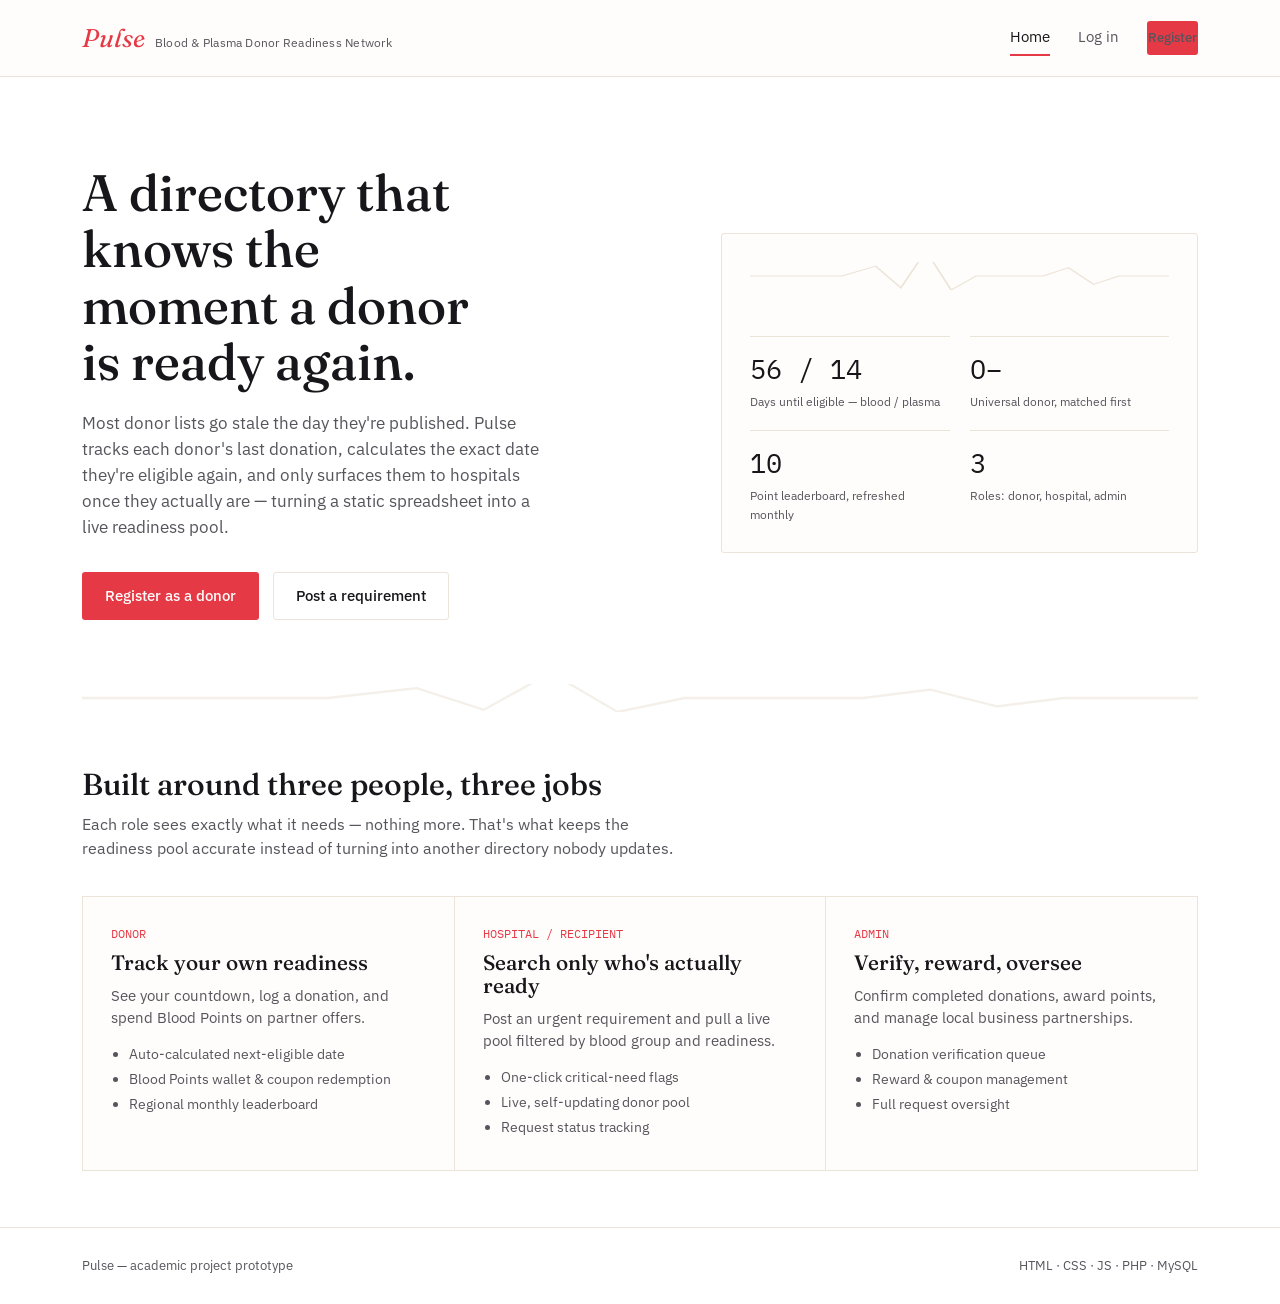
<file: index.html>
<!DOCTYPE html>
<html lang="en">
<head>
<meta charset="UTF-8">
<meta name="viewport" content="width=device-width, initial-scale=1.0">
<title>Pulse — Blood & Plasma Donor Readiness Network</title>
<link rel="stylesheet" href="css/style.css">
</head>
<body>

<header class="topbar">
  <div class="wrap">
    <a href="index.html" class="brand">
      <span class="mark">Pulse</span>
      <span class="sub">Blood &amp; Plasma Donor Readiness Network</span>
    </a>
    <nav class="nav-links">
      <a href="index.html" class="current">Home</a>
      <a href="login.html">Log in</a>
      <a href="register.html" class="btn btn-primary btn-sm">Register</a>
    </nav>
  </div>
</header>

<section class="hero">
  <div class="wrap">
    <div>
      <h1>A directory that knows the moment a donor is ready again.</h1>
      <p class="lede">Most donor lists go stale the day they're published. Pulse tracks each donor's last
        donation, calculates the exact date they're eligible again, and only surfaces them to hospitals
        once they actually are — turning a static spreadsheet into a live readiness pool.</p>
      <div class="actions">
        <a href="register.html" class="btn btn-primary">Register as a donor</a>
        <a href="login.html" class="btn btn-ghost">Post a requirement</a>
      </div>
    </div>

    <div class="readout-panel">
      <div class="js-waveform waveform" data-w="440" data-h="60"></div>
      <div class="readout-grid">
        <div class="readout"><div class="num">56 / 14</div><div class="cap">Days until eligible — blood / plasma</div></div>
        <div class="readout"><div class="num">O&minus;</div><div class="cap">Universal donor, matched first</div></div>
        <div class="readout"><div class="num">10</div><div class="cap">Point leaderboard, refreshed monthly</div></div>
        <div class="readout"><div class="num">3</div><div class="cap">Roles: donor, hospital, admin</div></div>
      </div>
    </div>
  </div>
</section>

<div class="wrap"><div class="js-waveform pulse-rule accent" data-w="1180" data-h="24"></div></div>

<section class="section">
  <div class="wrap">
    <div class="section-head">
      <h2>Built around three people, three jobs</h2>
      <p>Each role sees exactly what it needs — nothing more. That's what keeps the readiness pool accurate
        instead of turning into another directory nobody updates.</p>
    </div>
    <div class="role-grid">
      <div class="role-card">
        <div class="tag">DONOR</div>
        <h3>Track your own readiness</h3>
        <p>See your countdown, log a donation, and spend Blood Points on partner offers.</p>
        <ul>
          <li>Auto-calculated next-eligible date</li>
          <li>Blood Points wallet &amp; coupon redemption</li>
          <li>Regional monthly leaderboard</li>
        </ul>
      </div>
      <div class="role-card">
        <div class="tag">HOSPITAL / RECIPIENT</div>
        <h3>Search only who's actually ready</h3>
        <p>Post an urgent requirement and pull a live pool filtered by blood group and readiness.</p>
        <ul>
          <li>One-click critical-need flags</li>
          <li>Live, self-updating donor pool</li>
          <li>Request status tracking</li>
        </ul>
      </div>
      <div class="role-card">
        <div class="tag">ADMIN</div>
        <h3>Verify, reward, oversee</h3>
        <p>Confirm completed donations, award points, and manage local business partnerships.</p>
        <ul>
          <li>Donation verification queue</li>
          <li>Reward &amp; coupon management</li>
          <li>Full request oversight</li>
        </ul>
      </div>
    </div>
  </div>
</section>

<footer>
  <div class="wrap">
    <span>Pulse — academic project prototype</span>
    <span>HTML · CSS · JS · PHP · MySQL</span>
  </div>
</footer>

<script src="js/app.js"></script>
</body>
</html>
</file>
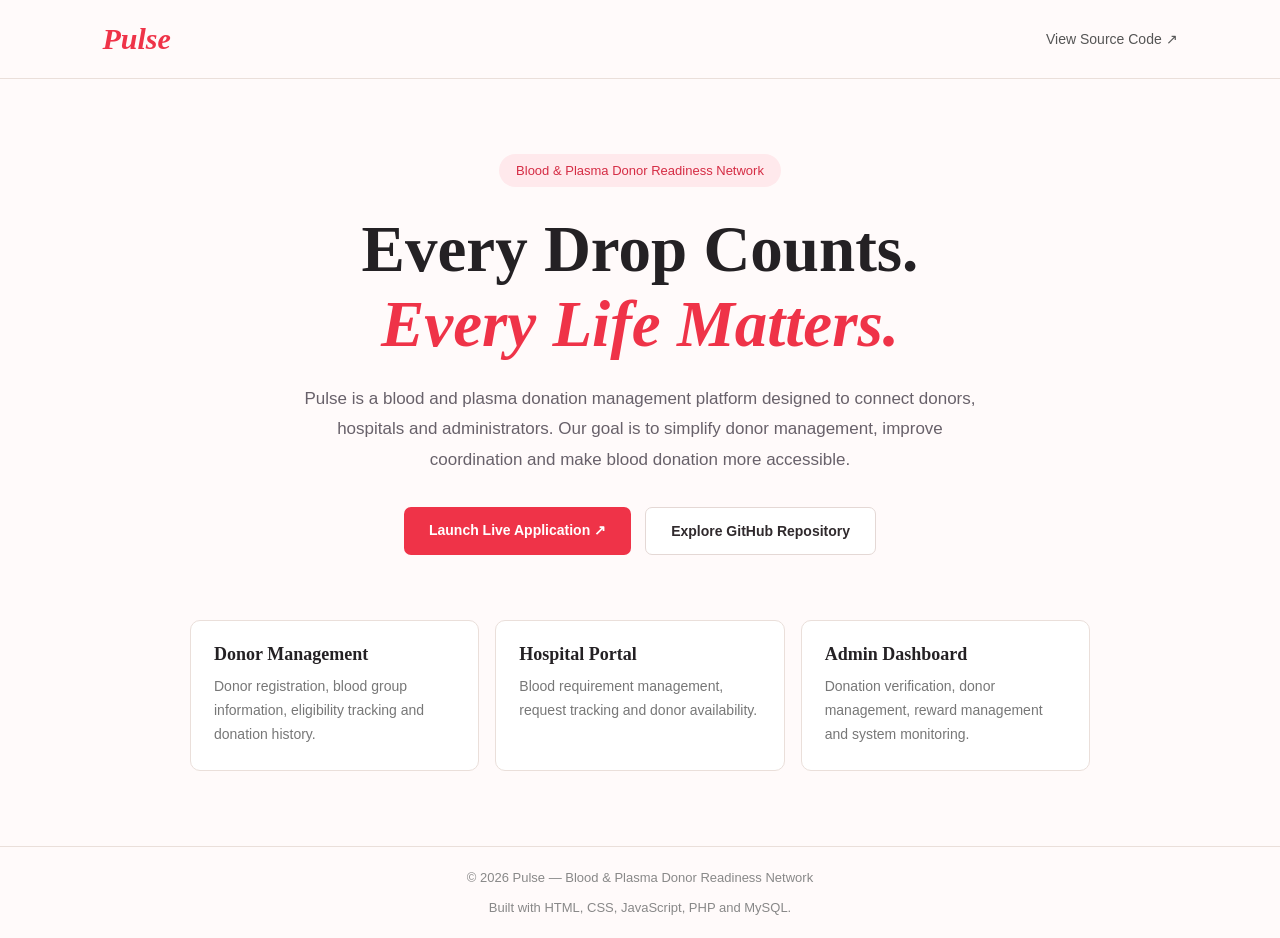
<file: docs/index.html>
<!DOCTYPE html>
<html lang="en">
<head>
    <meta charset="UTF-8">
    <meta name="viewport" content="width=device-width, initial-scale=1.0">

    <meta name="theme-color" content="#fffafa">
    <meta name="description"
          content="Pulse - A Blood and Plasma Donation Management Network connecting donors, hospitals and administrators.">

    <title>Pulse | Blood & Plasma Donation Network</title>

    <style>
        * {
            margin: 0;
            padding: 0;
            box-sizing: border-box;
        }

        body {
            font-family: Arial, Helvetica, sans-serif;
            background: #fffafa;
            color: #242124;
            min-height: 100vh;
            display: flex;
            flex-direction: column;
        }

        header {
            padding: 22px 8%;
            border-bottom: 1px solid #eadfda;
            display: flex;
            justify-content: space-between;
            align-items: center;
        }

        .logo {
            color: #ef3348;
            font-family: Georgia, serif;
            font-size: 30px;
            font-style: italic;
            font-weight: bold;
        }

        .github-link {
            text-decoration: none;
            color: #555;
            font-size: 14px;
        }

        main {
            width: min(900px, 90%);
            margin: auto;
            padding: 75px 0;
            text-align: center;
        }

        .tag {
            display: inline-block;
            color: #d52c44;
            background: #ffe9ec;
            border-radius: 30px;
            padding: 9px 17px;
            font-size: 13px;
            margin-bottom: 25px;
        }

        h1 {
            font-family: Georgia, serif;
            font-size: clamp(38px, 6vw, 65px);
            line-height: 1.15;
            margin-bottom: 22px;
        }

        h1 span {
            color: #ef3348;
            font-style: italic;
        }

        .description {
            color: #68616a;
            font-size: 17px;
            line-height: 1.8;
            max-width: 680px;
            margin: 0 auto 32px;
        }

        .actions {
            display: flex;
            justify-content: center;
            flex-wrap: wrap;
            gap: 14px;
            margin-bottom: 65px;
        }

        .btn {
            padding: 15px 25px;
            border-radius: 7px;
            text-decoration: none;
            font-weight: 600;
            font-size: 14px;
            transition: 0.2s ease;
        }

        .primary {
            color: white;
            background: #ef3348;
        }

        .primary:hover {
            background: #ce2139;
            transform: translateY(-2px);
        }

        .secondary {
            color: #302a2d;
            border: 1px solid #e4d8d5;
            background: white;
        }

        .secondary:hover {
            background: #fff0f1;
        }

        .features {
            display: grid;
            grid-template-columns: repeat(3, 1fr);
            gap: 16px;
            text-align: left;
        }

        .feature {
            background: white;
            border: 1px solid #eadfda;
            border-radius: 10px;
            padding: 23px;
        }

        .feature h3 {
            font-family: Georgia, serif;
            margin-bottom: 10px;
            font-size: 18px;
        }

        .feature p {
            color: #777;
            font-size: 14px;
            line-height: 1.7;
        }

        footer {
            border-top: 1px solid #eadfda;
            text-align: center;
            padding: 23px;
            color: #888;
            font-size: 13px;
        }

        @media(max-width: 650px) {
            header {
                padding: 18px 5%;
            }

            .features {
                grid-template-columns: 1fr;
            }

            main {
                padding: 55px 0;
            }
        }
    </style>
</head>

<body>

<header>
    <div class="logo">Pulse</div>

    <a class="github-link"
       href="https://github.com/abhijeet-sawantt/pulse"
       target="_blank"
       rel="noopener noreferrer">
        View Source Code ↗
    </a>
</header>

<main>

    <div class="tag">
        Blood & Plasma Donor Readiness Network
    </div>

    <h1>
        Every Drop Counts.<br>
        <span>Every Life Matters.</span>
    </h1>

    <p class="description">
        Pulse is a blood and plasma donation management platform
        designed to connect donors, hospitals and administrators.
        Our goal is to simplify donor management, improve coordination
        and make blood donation more accessible.
    </p>

    <div class="actions">

        <a class="btn primary"
           href="https://pulse-blood-donation.freedev.app/"
           target="_blank"
           rel="noopener noreferrer">
            Launch Live Application ↗
        </a>

        <a class="btn secondary"
           href="https://github.com/abhijeet-sawantt/pulse"
           target="_blank"
           rel="noopener noreferrer">
            Explore GitHub Repository
        </a>

    </div>

    <section class="features">

        <div class="feature">
            <h3>Donor Management</h3>
            <p>
                Donor registration, blood group information,
                eligibility tracking and donation history.
            </p>
        </div>

        <div class="feature">
            <h3>Hospital Portal</h3>
            <p>
                Blood requirement management, request tracking
                and donor availability.
            </p>
        </div>

        <div class="feature">
            <h3>Admin Dashboard</h3>
            <p>
                Donation verification, donor management,
                reward management and system monitoring.
            </p>
        </div>

    </section>

</main>

<footer>
    © 2026 Pulse — Blood & Plasma Donor Readiness Network
    <br><br>
    Built with HTML, CSS, JavaScript, PHP and MySQL.
</footer>

</body>
</html>
</file>
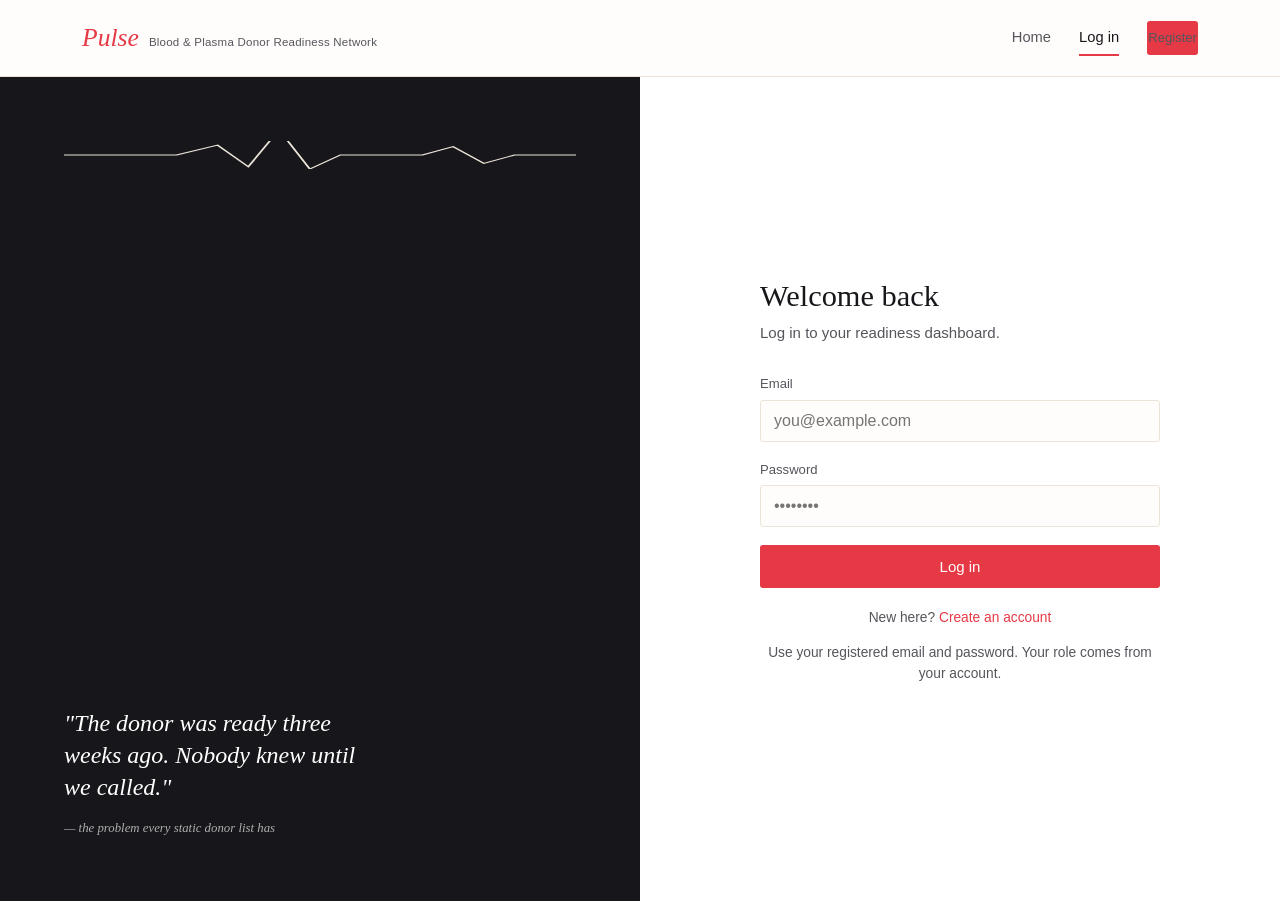
<file: admin-panel.html>
<!DOCTYPE html>
<html lang="en">
<head>
<meta charset="UTF-8">
<meta name="viewport" content="width=device-width, initial-scale=1.0">
<title>Admin Panel — Pulse</title>
<link rel="stylesheet" href="css/style.css">
</head>
<body data-page="admin">

<header class="topbar">
  <div class="wrap">
    <a href="index.html" class="brand">
      <span class="mark">Pulse</span>
      <span class="sub">Blood &amp; Plasma Donor Readiness Network</span>
    </a>
    <nav class="nav-links">
      <span class="role-chip">Admin view</span>
      <a href="#" id="logoutLink">Log out</a>
    </nav>
  </div>
</header>

<div class="dash">
  <aside class="dash-side">
    <div class="who">
      <div class="name">—</div>
      <div class="sub">—</div>
    </div>
    <nav class="side-nav">
      <a href="admin-panel.html" class="active">Overview</a>
      <a href="#verify">Verify donations</a>
      <a href="#requests">Requests</a>
      <a href="#rewards">Rewards</a>
    </nav>
  </aside>

  <main class="dash-main">
    <div class="dash-head">
      <div>
        <h1>System overview</h1>
        <p>Verification here is what triggers Blood Points and keeps the pool trustworthy.</p>
      </div>
    </div>

    <div class="stat-row">
      <div class="stat-tile accent-blood"><div class="num" id="adminDonors">—</div><div class="cap">Registered donors</div></div>
      <div class="stat-tile"><div class="num" id="adminOpenReq">—</div><div class="cap">Open requests</div></div>
      <div class="stat-tile accent-amber"><div class="num" id="adminPending">—</div><div class="cap">Pending verification</div></div>
      <div class="stat-tile accent-teal"><div class="num" id="adminPointsIssued">—</div><div class="cap">Points in circulation</div></div>
    </div>

    <div class="panel" id="verify">
      <div class="panel-head"><h2>Verify completed donations</h2></div>
      <div class="panel-body">
        <table class="data">
          <thead><tr><th>Donor</th><th>Component</th><th>Date</th><th>Status</th><th></th></tr></thead>
          <tbody id="verifyList"></tbody>
        </table>
      </div>
    </div>

    <div class="panel" id="requests">
      <div class="panel-head"><h2>All posted requests</h2></div>
      <div class="panel-body">
        <table class="data">
          <thead><tr><th>ID</th><th>Hospital</th><th>Group / component</th><th>Urgency</th><th>Status</th></tr></thead>
          <tbody id="adminRequestList"></tbody>
        </table>
      </div>
    </div>

    <div class="panel" id="rewards">
      <div class="panel-head"><h2>Partner rewards catalogue</h2></div>
      <div class="panel-body">
        <table class="data">
          <thead><tr><th>Partner</th><th>Offer</th><th>Points required</th></tr></thead>
          <tbody id="adminRewardList"></tbody>
        </table>
      </div>
    </div>
  </main>
</div>

<script src="js/app.js"></script>
</body>
</html>
</file>
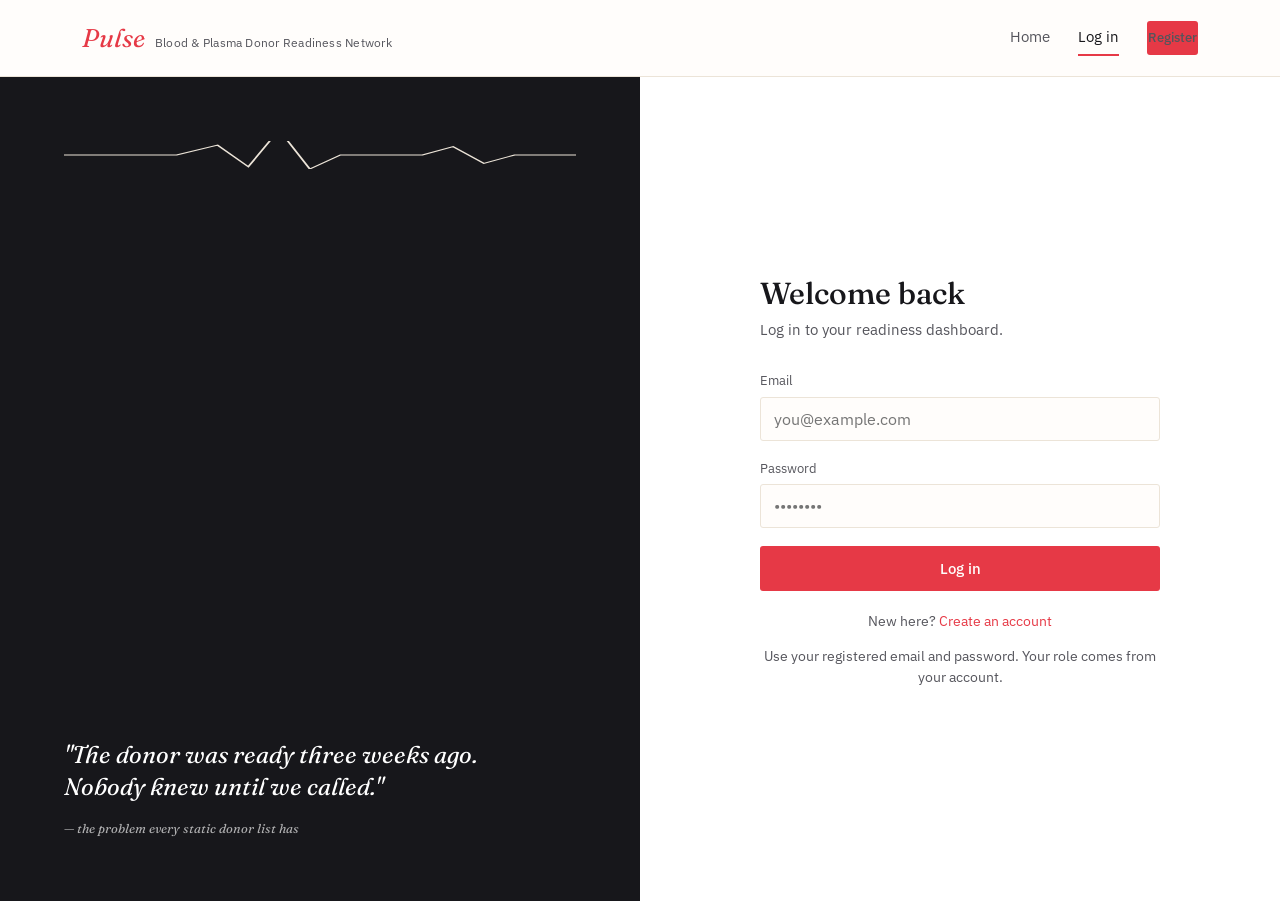
<file: donor-dashboard.html>
<!DOCTYPE html>
<html lang="en">
<head>
<meta charset="UTF-8">
<meta name="viewport" content="width=device-width, initial-scale=1.0">
<title>Donor Dashboard — Pulse</title>
<link rel="stylesheet" href="css/style.css">
</head>
<body data-page="donor">

<header class="topbar">
  <div class="wrap">
    <a href="index.html" class="brand">
      <span class="mark">Pulse</span>
      <span class="sub">Blood &amp; Plasma Donor Readiness Network</span>
    </a>
    <nav class="nav-links">
      <span class="role-chip">Donor view</span>
      <a href="#" id="logoutLink">Log out</a>
    </nav>
  </div>
</header>

<div class="dash">
  <aside class="dash-side">
    <div class="who">
      <div class="name">—</div>
      <div class="sub">—</div>
    </div>
    <nav class="side-nav">
      <a href="donor-dashboard.html" class="active">Dashboard</a>
      <a href="#matches">Matching requests</a>
      <a href="#rewards">Rewards</a>
      <a href="#leaderboard">Leaderboard</a>
    </nav>
  </aside>

  <main class="dash-main">
    <div class="dash-head">
      <div>
        <h1>Your readiness</h1>
        <p>Everything here recalculates the moment you log a donation.</p>
      </div>
      <div class="donation-actions">
        <label class="sr-only" for="donationComponent">Donation type</label>
        <select id="donationComponent" aria-label="Donation type">
          <option value="Blood">Whole blood</option>
        </select>
        <button id="logDonationBtn" class="btn btn-primary">Log a donation</button>
      </div>
    </div>

    <div class="vital-card" id="vitalCard">
      <div>
        <div class="status-label">Status</div>
        <div class="status-value" id="statusValue">—</div>
        <div class="status-label" id="statusCaption" style="margin-top:8px;">—</div>
      </div>
      <div class="js-waveform waveform-small" data-w="160" data-h="40"></div>
    </div>

    <div class="stat-row">
      <div class="stat-tile accent-blood"><div class="num" id="groupStat">—</div><div class="cap">Blood group</div></div>
      <div class="stat-tile accent-amber"><div class="num" id="pointsStat">—</div><div class="cap">Blood Points</div></div>
      <div class="stat-tile"><div class="num" id="lastStat">—</div><div class="cap">Last donation</div></div>
      <div class="stat-tile accent-teal"><div class="num" id="plasmaStat">—</div><div class="cap">Plasma eligible</div></div>
    </div>

    <div class="panel" id="matches">
      <div class="panel-head"><h2>Requests matching your group</h2></div>
      <div class="panel-body">
        <table class="data">
          <thead><tr><th>Hospital</th><th>Group / component</th><th>Urgency</th><th>Posted</th></tr></thead>
          <tbody id="matchList"></tbody>
        </table>
      </div>
    </div>

    <div class="panel" id="rewards">
      <div class="panel-head"><h2>Redeem Blood Points</h2></div>
      <div class="panel-body">
        <div class="reward-grid" id="rewardGrid"></div>
      </div>
    </div>

    <div class="panel" id="leaderboard">
      <div class="panel-head"><h2>Regional leaderboard — this month</h2></div>
      <div class="panel-body">
        <ul class="leader-list" id="leaderList"></ul>
      </div>
    </div>
  </main>
</div>

<script src="js/app.js"></script>
</body>
</html>
</file>
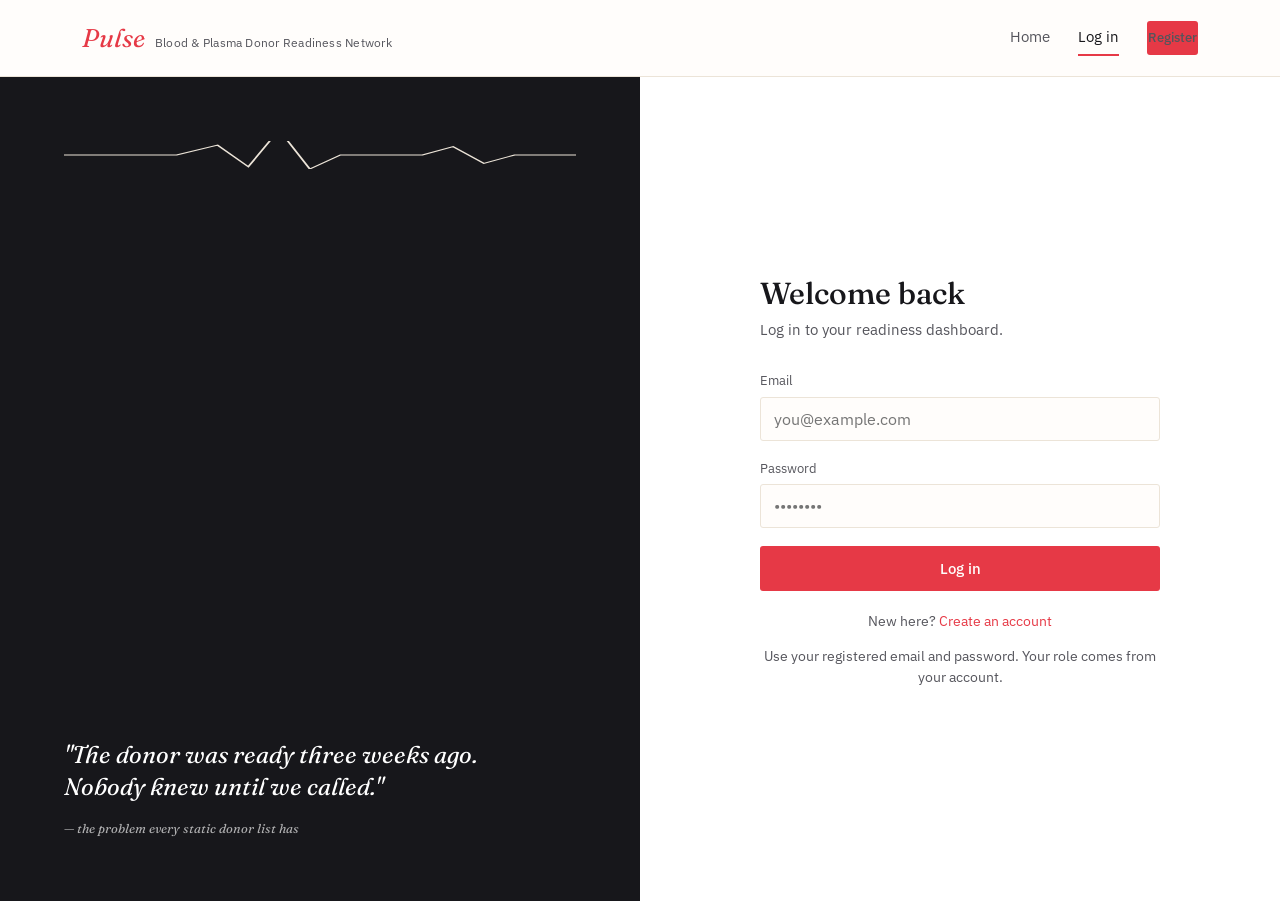
<file: hospital-portal.html>
<!DOCTYPE html>
<html lang="en">
<head>
<meta charset="UTF-8">
<meta name="viewport" content="width=device-width, initial-scale=1.0">
<title>Hospital Portal — Pulse</title>
<link rel="stylesheet" href="css/style.css">
</head>
<body data-page="hospital">

<header class="topbar">
  <div class="wrap">
    <a href="index.html" class="brand">
      <span class="mark">Pulse</span>
      <span class="sub">Blood &amp; Plasma Donor Readiness Network</span>
    </a>
    <nav class="nav-links">
      <span class="role-chip">Hospital view</span>
      <a href="#" id="logoutLink">Log out</a>
    </nav>
  </div>
</header>

<div class="dash">
  <aside class="dash-side">
    <div class="who">
      <div class="name">—</div>
      <div class="sub">—</div>
    </div>
    <nav class="side-nav">
      <a href="hospital-portal.html" class="active">Donor pool</a>
      <a href="#post">Post requirement</a>
      <a href="#requests">Your requests</a>
    </nav>
  </aside>

  <main class="dash-main">
    <div class="dash-head">
      <div>
        <h1>Live donor pool</h1>
        <p>Only donors who are currently past their eligibility window appear here.</p>
      </div>
      <select id="groupFilter">
        <option value="all">All groups</option>
        <option>O+</option><option>O-</option><option>A+</option><option>A-</option>
        <option>B+</option><option>B-</option><option>AB+</option><option>AB-</option>
      </select>
    </div>

    <div class="panel">
      <div class="panel-body">
        <table class="data">
          <thead><tr><th>Name</th><th>Group</th><th>Eligible for</th><th>Location</th><th>Status</th></tr></thead>
          <tbody id="donorPool"></tbody>
        </table>
      </div>
    </div>

    <div class="panel" id="post">
      <div class="panel-head"><h2>Post an urgent requirement</h2></div>
      <div class="panel-body">
        <form id="postRequestForm" class="form-inline">
          <div class="field">
            <label>Hospital name</label>
            <input name="hospital" type="text" placeholder="e.g. Fortis Greater Noida" required>
          </div>
          <div class="field">
            <label>Blood group</label>
            <select name="bloodGroup">
              <option>O+</option><option>O-</option><option>A+</option><option>A-</option>
              <option>B+</option><option>B-</option><option>AB+</option><option>AB-</option>
            </select>
          </div>
          <div class="field">
            <label>Component</label>
            <select name="component"><option>Blood</option><option>Plasma</option></select>
          </div>
          <div class="field">
            <label>Urgency</label>
            <select name="urgency"><option>Critical</option><option>Normal</option></select>
          </div>
          <button type="submit" class="btn btn-primary">Post request</button>
        </form>
      </div>
    </div>

    <div class="panel" id="requests">
      <div class="panel-head"><h2>All requirement requests</h2></div>
      <div class="panel-body">
        <table class="data">
          <thead><tr><th>ID</th><th>Group / component</th><th>Urgency</th><th>Status</th><th>Posted</th></tr></thead>
          <tbody id="requestList"></tbody>
        </table>
      </div>
    </div>
  </main>
</div>

<script src="js/app.js"></script>
</body>
</html>
</file>
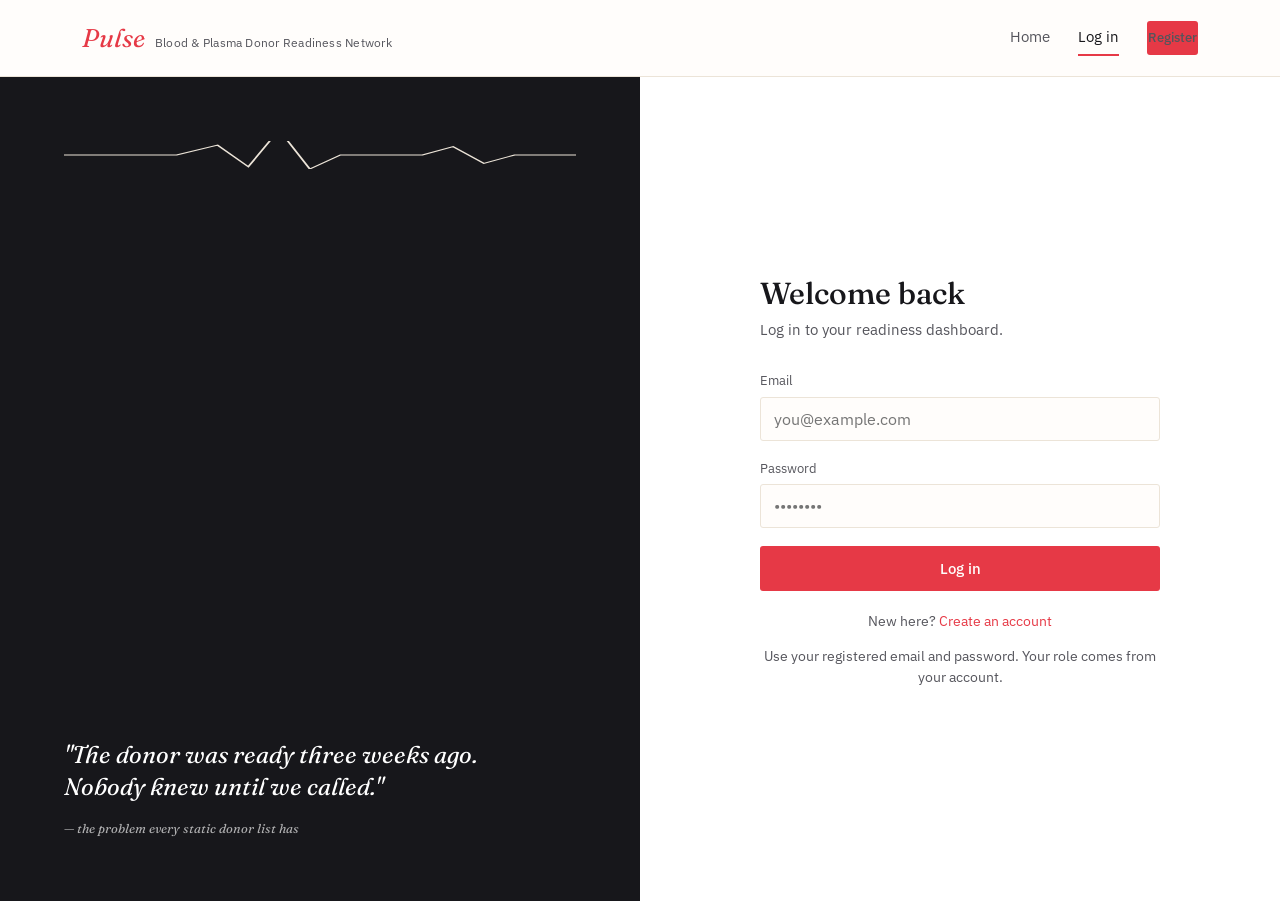
<file: login.html>
<!DOCTYPE html>
<html lang="en">
<head>
<meta charset="UTF-8">
<meta name="viewport" content="width=device-width, initial-scale=1.0">
<title>Log in — Pulse</title>
<link rel="stylesheet" href="css/style.css">
</head>
<body>

<header class="topbar">
  <div class="wrap">
    <a href="index.html" class="brand">
      <span class="mark">Pulse</span>
      <span class="sub">Blood &amp; Plasma Donor Readiness Network</span>
    </a>
    <nav class="nav-links">
      <a href="index.html">Home</a>
      <a href="login.html" class="current">Log in</a>
      <a href="register.html" class="btn btn-primary btn-sm">Register</a>
    </nav>
  </div>
</header>

<div class="auth-shell">
  <div class="auth-side">
    <div>
      <div class="js-waveform waveform" data-w="480" data-h="60"></div>
    </div>
    <blockquote>
      "The donor was ready three weeks ago. Nobody knew until we called."
      <div class="cite">— the problem every static donor list has</div>
    </blockquote>
  </div>

  <div class="auth-form-col">
    <div class="auth-card">
      <h1>Welcome back</h1>
      <p class="hint">Log in to your readiness dashboard.</p>

      <div class="error-msg" role="alert" aria-live="polite"></div>
      <form id="authForm">
        <div class="field">
          <label for="emailField">Email</label>
          <input id="emailField" type="email" placeholder="you@example.com" autocomplete="email">
        </div>
        <div class="field">
          <label for="passField">Password</label>
          <input id="passField" type="password" placeholder="••••••••" autocomplete="current-password">
        </div>
        <button type="submit" class="btn btn-primary btn-block">Log in</button>
      </form>

      <p class="form-foot">New here? <a href="register.html">Create an account</a></p>
      <p class="form-foot" style="margin-top:6px;">Use your registered email and password. Your role comes from your account.</p>
    </div>
  </div>
</div>

<script src="js/app.js"></script>
</body>
</html>
</file>
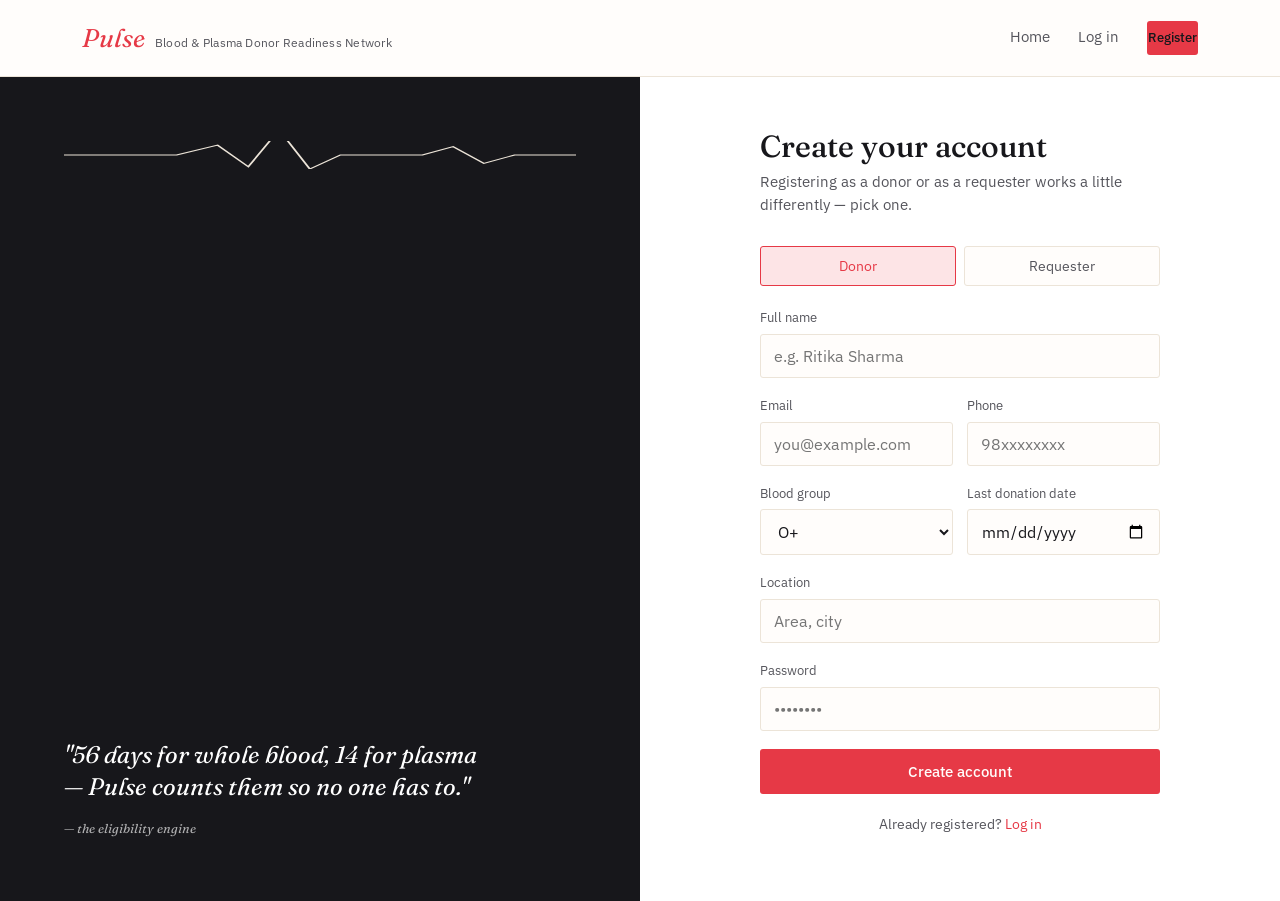
<file: register.html>
<!DOCTYPE html>
<html lang="en">
<head>
<meta charset="UTF-8">
<meta name="viewport" content="width=device-width, initial-scale=1.0">
<title>Register — Pulse</title>
<link rel="stylesheet" href="css/style.css">
</head>
<body>

<header class="topbar">
  <div class="wrap">
    <a href="index.html" class="brand">
      <span class="mark">Pulse</span>
      <span class="sub">Blood &amp; Plasma Donor Readiness Network</span>
    </a>
    <nav class="nav-links">
      <a href="index.html">Home</a>
      <a href="login.html">Log in</a>
      <a href="register.html" class="current btn btn-primary btn-sm">Register</a>
    </nav>
  </div>
</header>

<div class="auth-shell">
  <div class="auth-side">
    <div>
      <div class="js-waveform waveform" data-w="480" data-h="60"></div>
    </div>
    <blockquote>
      "56 days for whole blood, 14 for plasma — Pulse counts them so no one has to."
      <div class="cite">— the eligibility engine</div>
    </blockquote>
  </div>

  <div class="auth-form-col">
    <div class="auth-card">
      <h1>Create your account</h1>
      <p class="hint">Registering as a donor or as a requester works a little differently — pick one.</p>

      <div class="error-msg" role="alert" aria-live="polite"></div>

      <div class="role-toggle">
        <button type="button" data-role="donor" class="active">Donor</button>
        <button type="button" data-role="hospital">Requester</button>
      </div>

      <form id="authForm">
        <input type="hidden" id="roleInput" value="donor">
        <div class="field">
          <label for="nameField" id="nameLabel">Full name</label>
          <input id="nameField" type="text" required maxlength="100" placeholder="e.g. Ritika Sharma" autocomplete="name">
        </div>
        <div class="field-row">
          <div class="field">
            <label for="emailField">Email</label>
            <input id="emailField" type="email" required maxlength="150" placeholder="you@example.com" autocomplete="email">
          </div>
          <div class="field">
            <label for="phoneField">Phone</label>
            <input id="phoneField" type="tel" placeholder="98xxxxxxxx" autocomplete="tel">
          </div>
        </div>

        <div id="donorOnlyFields">
          <div class="field-row">
            <div class="field">
              <label for="groupField">Blood group</label>
              <select id="groupField" required>
                <option>O+</option><option>O-</option><option>A+</option><option>A-</option>
                <option>B+</option><option>B-</option><option>AB+</option><option>AB-</option>
              </select>
            </div>
            <div class="field">
              <label for="lastDonationField">Last donation date</label>
              <input id="lastDonationField" type="date">
            </div>
          </div>
          <div class="field">
            <label for="locationField">Location</label>
            <input id="locationField" type="text" placeholder="Area, city">
          </div>
        </div>

        <div id="requesterOnlyFields" style="display:none;">
          <div class="field">
            <label for="orgField">Hospital / organization name</label>
            <input id="orgField" type="text" placeholder="e.g. Fortis Greater Noida">
          </div>
          <div class="field">
            <label for="orgAddressField">Address</label>
            <input id="orgAddressField" type="text" placeholder="Area, city">
          </div>
        </div>

        <div class="field">
          <label for="passField">Password</label>
          <input id="passField" type="password" required minlength="8" autocomplete="new-password" placeholder="••••••••">
        </div>

        <button type="submit" class="btn btn-primary btn-block">Create account</button>
      </form>

      <p class="form-foot">Already registered? <a href="login.html">Log in</a></p>
    </div>
  </div>
</div>

<script src="js/app.js"></script>
</body>
</html>
</file>
<file: css/style.css>
/* =========================================================
   PULSE — Blood & Plasma Donor Readiness Network
   Design tokens: "vital signs" identity
   ========================================================= */

@import url('https://fonts.googleapis.com/css2?family=Fraunces:ital,opsz,wght@0,9..144,400;0,9..144,500;0,9..144,600;1,9..144,500&family=IBM+Plex+Sans:wght@400;500;600&family=IBM+Plex+Mono:wght@400;500&display=swap');

:root {
  /* Color */
  --ink: #17171B;
  --ink-soft: #55555C;
  --bone: #FFFFFF;
  --bone-raised: #FFFDFB;
  --blood: #E63946;
  --blood-dark: #C81E30;
  --blood-tint: #FDE4E6;
  --teal: #12A594;
  --teal-tint: #DEF7F2;
  --amber: #F2A93B;
  --amber-tint: #FDECD2;
  --line: #ECE4D8;

  /* Type */
  --font-display: 'Fraunces', serif;
  --font-body: 'IBM Plex Sans', sans-serif;
  --font-data: 'IBM Plex Mono', monospace;

  /* Layout */
  --max: 1180px;
  --radius: 3px;
}

* { box-sizing: border-box; }

html { scroll-behavior: smooth; }

body {
  margin: 0;
  font-family: var(--font-body);
  background: var(--bone);
  color: var(--ink);
  line-height: 1.5;
  -webkit-font-smoothing: antialiased;
}

h1, h2, h3, .display {
  font-family: var(--font-display);
  font-weight: 500;
  line-height: 1.1;
  margin: 0;
  color: var(--ink);
}

a { color: inherit; }

button, input, select { font-family: inherit; font-size: inherit; }

.wrap {
  max-width: var(--max);
  margin: 0 auto;
  padding: 0 32px;
}

/* Focus visibility */
a:focus-visible, button:focus-visible, input:focus-visible, select:focus-visible {
  outline: 2px solid var(--blood);
  outline-offset: 2px;
}

/* ---------------------------------------------------------
   Pulse-line divider — recurring motif in place of a hairline
   --------------------------------------------------------- */
.pulse-rule {
  width: 100%;
  height: 28px;
  display: block;
  color: var(--line);
}
.pulse-rule path { stroke: currentColor; }
.pulse-rule.accent { color: var(--blood); opacity: 0.55; }

/* ---------------------------------------------------------
   Top bar
   --------------------------------------------------------- */
.topbar {
  border-bottom: 1px solid var(--line);
  background: var(--bone-raised);
  position: sticky;
  top: 0;
  z-index: 50;
}
.topbar .wrap {
  display: flex;
  align-items: center;
  justify-content: space-between;
  height: 76px;
}
.brand {
  display: flex;
  align-items: baseline;
  gap: 10px;
  text-decoration: none;
}
.brand .mark {
  font-family: var(--font-display);
  font-style: italic;
  font-size: 1.6rem;
  color: var(--blood);
}
.brand .sub {
  font-size: 0.72rem;
  letter-spacing: 0.02em;
  color: var(--ink-soft);
}
.nav-links {
  display: flex;
  gap: 28px;
  align-items: center;
  font-size: 0.92rem;
}
.nav-links a {
  text-decoration: none;
  color: var(--ink-soft);
  padding: 6px 0;
  border-bottom: 2px solid transparent;
}
.nav-links a.current,
.nav-links a:hover {
  color: var(--ink);
  border-bottom-color: var(--blood);
}
.role-chip {
  font-family: var(--font-data);
  font-size: 0.7rem;
  padding: 4px 10px;
  border-radius: 999px;
  background: var(--teal-tint);
  color: var(--teal);
  border: 1px solid transparent;
}

/* ---------------------------------------------------------
   Buttons
   --------------------------------------------------------- */
.btn {
  display: inline-flex;
  align-items: center;
  justify-content: center;
  gap: 8px;
  padding: 12px 22px;
  border-radius: var(--radius);
  font-size: 0.94rem;
  font-weight: 500;
  border: 1px solid transparent;
  cursor: pointer;
  text-decoration: none;
  transition: transform 0.12s ease, background 0.12s ease;
}
.btn:active { transform: translateY(1px); }
.btn-primary { background: var(--blood); color: var(--bone-raised); }
.btn-primary:hover { background: var(--blood-dark); }
.btn-ghost { background: transparent; color: var(--ink); border-color: var(--line); }
.btn-ghost:hover { border-color: var(--ink); }
.btn-teal { background: var(--teal); color: var(--bone-raised); }
.btn-teal:hover { background: #24544a; }
.btn-block { width: 100%; }
.btn-sm { padding: 8px 14px; font-size: 0.82rem; }
.btn[disabled] { opacity: 0.45; cursor: not-allowed; }

/* ---------------------------------------------------------
   Hero (landing)
   --------------------------------------------------------- */
.hero {
  padding: 88px 0 64px;
}
.hero .wrap { display: grid; grid-template-columns: 1.1fr 0.9fr; gap: 56px; align-items: center; }
.hero h1 {
  font-size: clamp(2.4rem, 4vw, 3.6rem);
  max-width: 12ch;
}
.hero p.lede {
  margin-top: 20px;
  max-width: 46ch;
  font-size: 1.08rem;
  color: var(--ink-soft);
}
.hero .actions { display: flex; gap: 14px; margin-top: 32px; }

.readout-panel {
  background: var(--bone-raised);
  border: 1px solid var(--line);
  border-radius: var(--radius);
  padding: 28px;
}
.readout-panel .waveform { width: 100%; height: 56px; color: var(--blood); }
.readout-grid {
  display: grid;
  grid-template-columns: 1fr 1fr;
  gap: 20px;
  margin-top: 18px;
}
.readout {
  border-top: 1px solid var(--line);
  padding-top: 12px;
}
.readout .num {
  font-family: var(--font-data);
  font-size: 1.7rem;
  color: var(--ink);
}
.readout .cap {
  font-size: 0.78rem;
  color: var(--ink-soft);
  margin-top: 2px;
}

/* ---------------------------------------------------------
   Section blocks
   --------------------------------------------------------- */
.section { padding: 56px 0; }
.section-head { max-width: 60ch; margin-bottom: 36px; }
.section-head h2 { font-size: 1.9rem; }
.section-head p { color: var(--ink-soft); margin-top: 10px; }

.role-grid {
  display: grid;
  grid-template-columns: repeat(3, 1fr);
  gap: 1px;
  background: var(--line);
  border: 1px solid var(--line);
}
.role-card {
  background: var(--bone-raised);
  padding: 28px;
}
.role-card .tag {
  font-family: var(--font-data);
  font-size: 0.72rem;
  color: var(--blood);
}
.role-card h3 { font-size: 1.3rem; margin-top: 10px; }
.role-card p { color: var(--ink-soft); font-size: 0.92rem; margin-top: 10px; }
.role-card ul { margin: 14px 0 0; padding-left: 18px; font-size: 0.88rem; color: var(--ink-soft); }
.role-card li { margin-bottom: 4px; }

footer {
  border-top: 1px solid var(--line);
  padding: 28px 0;
  font-size: 0.82rem;
  color: var(--ink-soft);
}
footer .wrap { display: flex; justify-content: space-between; }

/* ---------------------------------------------------------
   Auth forms (login / register)
   --------------------------------------------------------- */
.auth-shell {
  min-height: calc(100vh - 76px);
  display: grid;
  grid-template-columns: 1fr 1fr;
}
.auth-side {
  background: var(--ink);
  color: var(--bone);
  padding: 64px;
  display: flex;
  flex-direction: column;
  justify-content: space-between;
}
.auth-side .waveform { color: var(--blood); width: 100%; height: 60px; }
.auth-side blockquote {
  font-family: var(--font-display);
  font-size: 1.5rem;
  font-style: italic;
  max-width: 26ch;
  margin: 0;
  line-height: 1.35;
}
.auth-side .cite { font-size: 0.8rem; opacity: 0.65; margin-top: 16px; }
.auth-form-col {
  display: flex;
  align-items: center;
  justify-content: center;
  padding: 48px;
}
.auth-card { width: 100%; max-width: 400px; }
.auth-card h1 { font-size: 1.9rem; }
.auth-card p.hint { color: var(--ink-soft); margin: 8px 0 30px; font-size: 0.94rem; }

.field { margin-bottom: 18px; }
.field label {
  display: block;
  font-size: 0.82rem;
  margin-bottom: 6px;
  color: var(--ink-soft);
}
.field input,
.field select {
  width: 100%;
  padding: 11px 13px;
  border: 1px solid var(--line);
  border-radius: var(--radius);
  background: var(--bone-raised);
  color: var(--ink);
}
.field input:focus, .field select:focus { border-color: var(--blood); }
.field-row { display: grid; grid-template-columns: 1fr 1fr; gap: 14px; }
.role-toggle { display: flex; gap: 8px; margin-bottom: 22px; }
.role-toggle button {
  flex: 1;
  padding: 10px;
  border: 1px solid var(--line);
  background: var(--bone-raised);
  border-radius: var(--radius);
  font-size: 0.86rem;
  cursor: pointer;
  color: var(--ink-soft);
}
.role-toggle button.active { border-color: var(--blood); color: var(--blood); background: var(--blood-tint); }
.form-foot { margin-top: 20px; font-size: 0.86rem; color: var(--ink-soft); text-align: center; }
.form-foot a { color: var(--blood); text-decoration: none; }
.error-msg {
  background: var(--blood-tint);
  color: var(--blood-dark);
  border: 1px solid var(--blood);
  border-radius: var(--radius);
  padding: 10px 12px;
  font-size: 0.84rem;
  margin-bottom: 16px;
  display: none;
}
.error-msg.show { display: block; }

/* ---------------------------------------------------------
   Dashboard shell (shared: donor / hospital / admin)
   --------------------------------------------------------- */
.dash {
  display: grid;
  grid-template-columns: 220px 1fr;
  min-height: calc(100vh - 76px);
}
.dash-side {
  border-right: 1px solid var(--line);
  padding: 32px 20px;
  background: var(--bone-raised);
}
.dash-side .who { padding-bottom: 20px; border-bottom: 1px solid var(--line); margin-bottom: 20px; }
.dash-side .who .name { font-family: var(--font-display); font-size: 1.15rem; }
.dash-side .who .sub { font-size: 0.78rem; color: var(--ink-soft); margin-top: 2px; }
.side-nav { display: flex; flex-direction: column; gap: 4px; }
.side-nav a {
  text-decoration: none;
  color: var(--ink-soft);
  font-size: 0.9rem;
  padding: 9px 10px;
  border-radius: var(--radius);
}
.side-nav a.active { background: var(--blood-tint); color: var(--blood-dark); }
.side-nav a:hover:not(.active) { background: var(--line); color: var(--ink); }

.dash-main { padding: 40px 44px; }
.dash-head { display: flex; justify-content: space-between; align-items: flex-start; margin-bottom: 30px; }
.dash-head h1 { font-size: 1.9rem; }
.dash-head p { color: var(--ink-soft); margin-top: 6px; font-size: 0.94rem; }

/* Vital status card */
.vital-card {
  border: 1px solid var(--line);
  background: var(--bone-raised);
  border-radius: var(--radius);
  padding: 26px 28px;
  display: flex;
  align-items: center;
  justify-content: space-between;
  margin-bottom: 28px;
}
.vital-card .status-label { font-size: 0.8rem; color: var(--ink-soft); }
.vital-card .status-value { font-family: var(--font-display); font-size: 1.7rem; margin-top: 4px; }
.status-value.ready { color: var(--teal); }
.status-value.wait { color: var(--amber); }
.vital-card .waveform-small { width: 160px; height: 40px; }
.status-value.ready ~ .waveform-small, .vital-card.is-ready .waveform-small { color: var(--teal); }
.vital-card.is-wait .waveform-small { color: var(--amber); }

.stat-row { display: grid; grid-template-columns: repeat(4, 1fr); gap: 1px; background: var(--line); border: 1px solid var(--line); margin-bottom: 32px; }
.stat-tile { background: var(--bone-raised); padding: 20px 22px; }
.stat-tile .num { font-family: var(--font-data); font-size: 1.8rem; }
.stat-tile .cap { font-size: 0.78rem; color: var(--ink-soft); margin-top: 4px; }
.stat-tile.accent-blood .num { color: var(--blood); }
.stat-tile.accent-amber .num { color: var(--amber); }
.stat-tile.accent-teal .num { color: var(--teal); }

.panel { border: 1px solid var(--line); background: var(--bone-raised); border-radius: var(--radius); margin-bottom: 28px; }
.panel-head { padding: 18px 24px; border-bottom: 1px solid var(--line); display: flex; justify-content: space-between; align-items: center; }
.panel-head h2 { font-size: 1.1rem; }
.panel-head .btn { }
.panel-body { padding: 22px 24px; }

table.data { width: 100%; border-collapse: collapse; font-size: 0.9rem; }
table.data th {
  text-align: left;
  font-size: 0.72rem;
  letter-spacing: 0.02em;
  color: var(--ink-soft);
  font-weight: 500;
  padding: 0 12px 10px;
  border-bottom: 1px solid var(--line);
}
table.data td { padding: 12px; border-bottom: 1px solid var(--line); }
table.data tr:last-child td { border-bottom: none; }
.badge {
  display: inline-block;
  font-family: var(--font-data);
  font-size: 0.7rem;
  padding: 3px 9px;
  border-radius: 999px;
}
.badge.critical { background: var(--blood-tint); color: var(--blood-dark); }
.badge.normal { background: var(--teal-tint); color: var(--teal); }
.badge.open { background: var(--amber-tint); color: var(--amber); }
.badge.fulfilled { background: var(--teal-tint); color: var(--teal); }
.badge.pending { background: var(--amber-tint); color: var(--amber); }

.reward-grid { display: grid; grid-template-columns: repeat(3, 1fr); gap: 16px; }
.reward-card { border: 1px solid var(--line); border-radius: var(--radius); padding: 18px; }
.reward-card .partner { font-size: 0.74rem; color: var(--ink-soft); }
.reward-card h3 { font-size: 1.05rem; margin-top: 6px; }
.reward-card .pts { font-family: var(--font-data); color: var(--amber); margin-top: 10px; font-size: 0.95rem; }
.reward-card .btn { margin-top: 14px; }

.leader-list { list-style: none; margin: 0; padding: 0; }
.leader-list li {
  display: flex;
  align-items: center;
  gap: 14px;
  padding: 11px 0;
  border-bottom: 1px solid var(--line);
  font-size: 0.92rem;
}
.leader-list li:last-child { border-bottom: none; }
.leader-list .rank { font-family: var(--font-data); color: var(--ink-soft); width: 18px; }
.leader-list .pts { margin-left: auto; font-family: var(--font-data); color: var(--amber); }

.form-inline { display: grid; grid-template-columns: repeat(auto-fit, minmax(140px, 1fr)); gap: 14px; align-items: end; }

.empty-state { text-align: center; padding: 40px 20px; color: var(--ink-soft); font-size: 0.92rem; }

/* Toast */
.toast {
  position: fixed;
  bottom: 24px;
  right: 24px;
  background: var(--ink);
  color: var(--bone);
  padding: 14px 20px;
  border-radius: var(--radius);
  font-size: 0.88rem;
  transform: translateY(140%);
  transition: transform 0.25s ease;
  z-index: 100;
}
.toast.show { transform: translateY(0); }

/* ---------------------------------------------------------
   Responsive
   --------------------------------------------------------- */
@media (max-width: 900px) {
  .hero .wrap { grid-template-columns: 1fr; }
  .role-grid { grid-template-columns: 1fr; }
  .auth-shell { grid-template-columns: 1fr; }
  .auth-side { display: none; }
  .dash { grid-template-columns: 1fr; }
  .dash-side { display: flex; flex-wrap: wrap; gap: 6px; border-right: none; border-bottom: 1px solid var(--line); padding: 18px 20px; }
  .side-nav { flex-direction: row; flex-wrap: wrap; }
  .stat-row { grid-template-columns: 1fr 1fr; }
  .reward-grid { grid-template-columns: 1fr; }
  .nav-links { display: none; }
}

@media (prefers-reduced-motion: reduce) {
  html { scroll-behavior: auto; }
  .toast { transition: none; }
}


/* ---------------------------------------------------------
   Usability and small-screen fixes
   --------------------------------------------------------- */
:focus-visible {
  outline: 3px solid var(--blood);
  outline-offset: 3px;
}
button:disabled,
.btn:disabled {
  cursor: not-allowed;
  opacity: .58;
}
.panel-body {
  overflow-x: auto;
  -webkit-overflow-scrolling: touch;
}
table.data {
  min-width: 620px;
}
.field input:focus,
.field select:focus {
  outline: 2px solid color-mix(in srgb, var(--blood) 25%, transparent);
  outline-offset: 1px;
}
.toast {
  max-width: min(420px, calc(100vw - 32px));
  overflow-wrap: anywhere;
}

@media (max-width: 900px) {
  .nav-links {
    display: flex;
    flex-wrap: wrap;
    gap: 10px;
  }
  .topbar .wrap {
    align-items: flex-start;
    gap: 12px;
  }
  .dash-main {
    min-width: 0;
    padding: 28px 20px;
  }
  .dash-head {
    gap: 16px;
    flex-wrap: wrap;
  }
  .auth-form-col {
    padding: 32px 20px;
  }
  .auth-card {
    max-width: 520px;
  }
}
@media (max-width: 560px) {
  .brand .sub {
    display: none;
  }
  .topbar .wrap {
    flex-wrap: wrap;
  }
  .nav-links {
    width: 100%;
    justify-content: flex-start;
  }
  .stat-row {
    grid-template-columns: 1fr 1fr;
  }
  .vital-card {
    align-items: flex-start;
    gap: 16px;
    flex-direction: column;
  }
  .field-row {
    grid-template-columns: 1fr;
    gap: 0;
  }
  .dash-side {
    padding: 14px;
  }
  .side-nav a {
    padding: 8px;
    font-size: .82rem;
  }
  .dash-head h1 {
    font-size: 1.55rem;
  }
}

.donation-actions {
  display: flex;
  align-items: center;
  gap: 10px;
}
.donation-actions select {
  max-width: 150px;
  min-width: 120px;
  padding: 10px 12px;
  border: 1px solid var(--line);
  border-radius: var(--radius);
  background: var(--bone-raised);
  color: var(--ink);
}
.sr-only {
  position: absolute;
  width: 1px;
  height: 1px;
  padding: 0;
  margin: -1px;
  overflow: hidden;
  clip: rect(0, 0, 0, 0);
  white-space: nowrap;
  border: 0;
}
@media (max-width: 560px) {
  .donation-actions {
    width: 100%;
    flex-wrap: wrap;
  }
  .donation-actions select,
  .donation-actions .btn {
    flex: 1 1 100%;
    max-width: none;
  }
}
</file>
